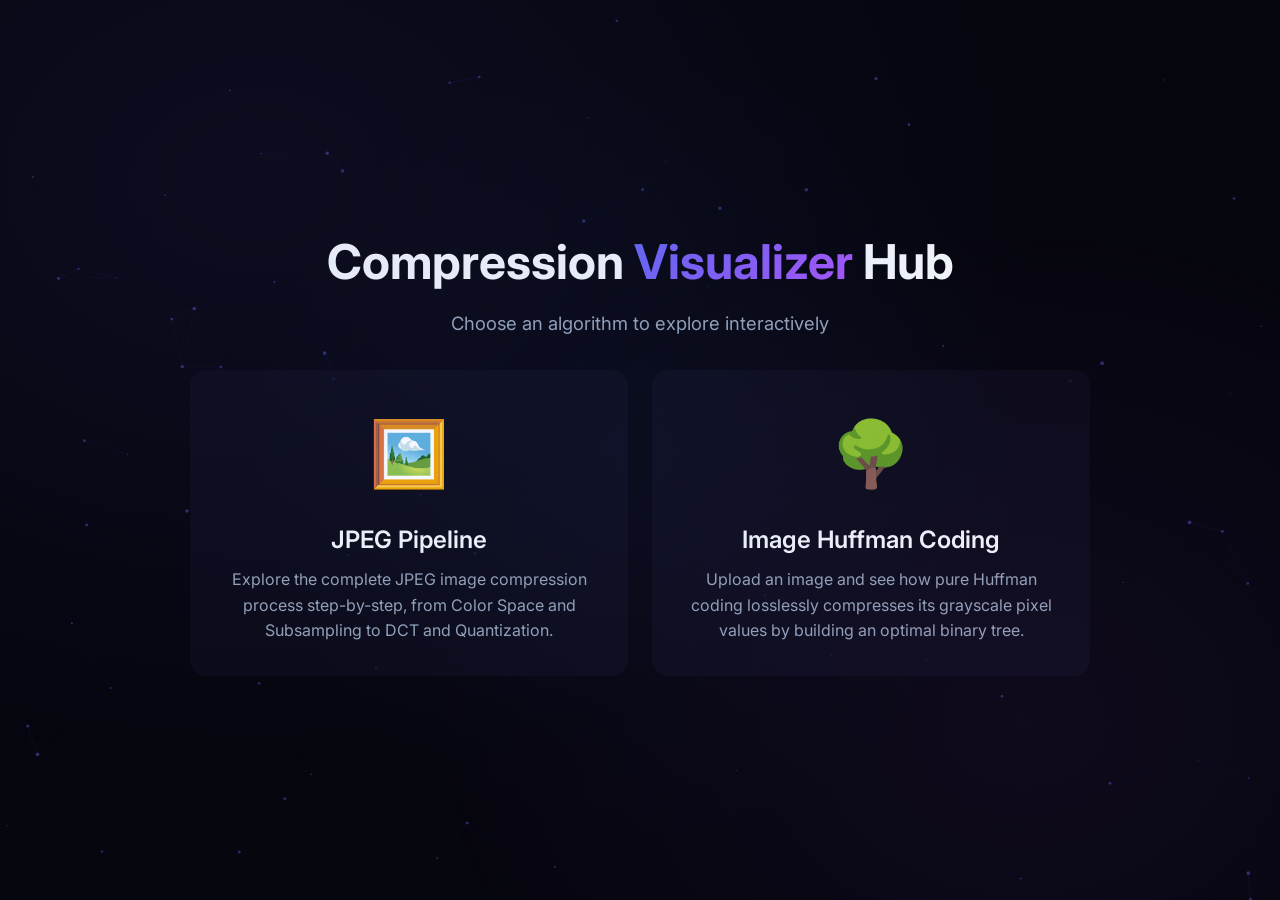
<file: index.html>
<!DOCTYPE html>
<html lang="en">
<head>
  <meta charset="UTF-8">
  <meta name="viewport" content="width=device-width, initial-scale=1.0">
  <title>Compression Visualizer Hub</title>
  <link rel="preconnect" href="https://fonts.googleapis.com">
  <link rel="preconnect" href="https://fonts.gstatic.com" crossorigin>
  <link href="https://fonts.googleapis.com/css2?family=Inter:wght@300;400;500;600;700&display=swap" rel="stylesheet">
  <link rel="stylesheet" href="css/styles.css">
  <style>
    body {
      display: flex;
      align-items: center;
      justify-content: center;
      padding: var(--space-xl);
      box-sizing: border-box;
    }
    .hub-container {
      max-width: 900px;
      width: 100%;
      text-align: center;
    }
    .hub-title {
      font-size: 3rem;
      margin-bottom: var(--space-sm);
    }
    .hub-subtitle {
      font-size: var(--font-size-lg);
      color: var(--text-secondary);
      margin-bottom: var(--space-xl);
    }
    .cards-grid {
      display: grid;
      grid-template-columns: 1fr 1fr;
      gap: var(--space-lg);
    }
    .hub-card {
      background: var(--bg-card);
      border: 1px solid var(--border-light);
      border-radius: var(--radius-lg);
      padding: var(--space-xl);
      text-decoration: none;
      color: inherit;
      transition: transform var(--transition-normal), box-shadow var(--transition-normal);
      display: flex;
      flex-direction: column;
      align-items: center;
      text-align: center;
    }
    .hub-card:hover {
      transform: translateY(-5px);
      box-shadow: 0 15px 35px rgba(0,0,0,0.4);
      border-color: var(--accent-color);
    }
    .card-icon {
      font-size: 4rem;
      margin-bottom: var(--space-md);
    }
    .card-title {
      font-size: var(--font-size-xl);
      font-weight: 600;
      margin-bottom: var(--space-sm);
      color: var(--text-primary);
    }
    .card-desc {
      color: var(--text-secondary);
      line-height: 1.6;
    }
    @media (max-width: 768px) {
      .cards-grid {
        grid-template-columns: 1fr;
      }
    }
  </style>
</head>
<body>
  <div class="hub-container">
    <h1 class="hub-title">Compression <span class="gradient-text">Visualizer</span> Hub</h1>
    <p class="hub-subtitle">Choose an algorithm to explore interactively</p>

    <div class="cards-grid">
      <a href="jpeg.html" class="hub-card">
        <div class="card-icon">🖼️</div>
        <div class="card-title">JPEG Pipeline</div>
        <div class="card-desc">
          Explore the complete JPEG image compression process step-by-step, from Color Space and Subsampling to DCT and Quantization.
        </div>
      </a>
      
      <a href="huffman.html" class="hub-card">
        <div class="card-icon">🌳</div>
        <div class="card-title">Image Huffman Coding</div>
        <div class="card-desc">
          Upload an image and see how pure Huffman coding losslessly compresses its grayscale pixel values by building an optimal binary tree.
        </div>
      </a>
    </div>
  </div>
  <script src="js/bg-effect.js"></script>
</body>
</html>
</file>
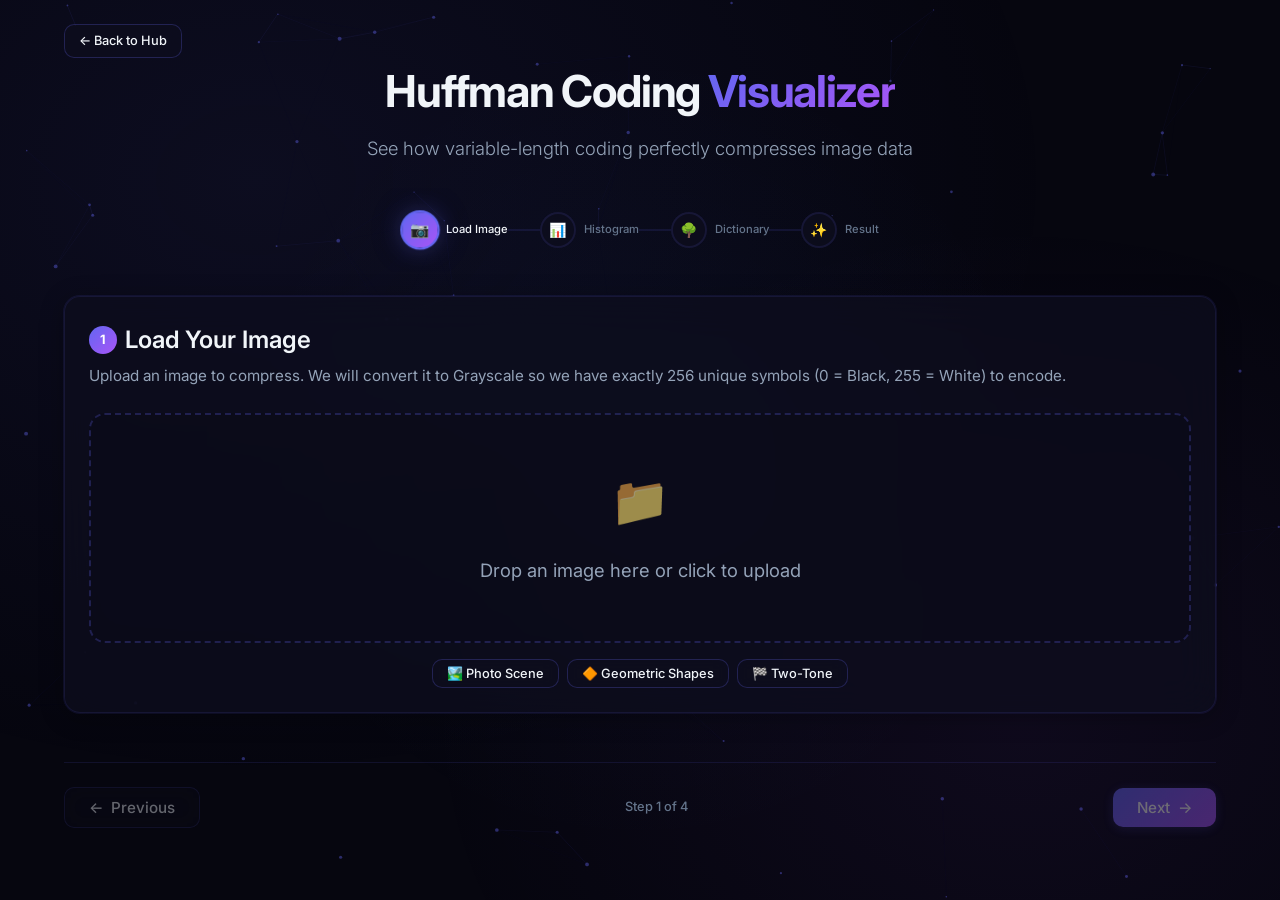
<file: huffman.html>
<!DOCTYPE html>
<html lang="en">
<head>
  <meta charset="UTF-8">
  <meta name="viewport" content="width=device-width, initial-scale=1.0">
  <title>Huffman Coding Visualizer</title>
  <meta name="description" content="Interactive visual guide showing how Huffman Coding compresses an image.">
  <link rel="preconnect" href="https://fonts.googleapis.com">
  <link rel="preconnect" href="https://fonts.gstatic.com" crossorigin>
  <link href="https://fonts.googleapis.com/css2?family=Inter:wght@300;400;500;600;700&family=JetBrains+Mono:wght@400;500;600&display=swap" rel="stylesheet">
  <link rel="stylesheet" href="css/styles.css">
  <style>
    /* Specific styles for Huffman Visualizer */
    .histogram-container {
      width: 100%;
      height: 300px;
      display: flex;
      align-items: flex-end;
      gap: 1px;
      margin-top: var(--space-lg);
      border-bottom: 2px solid var(--border-subtle);
      padding-bottom: 5px;
    }
    .hist-bar {
      flex: 1;
      background: var(--accent-gradient);
      min-height: 1px;
      border-radius: 2px 2px 0 0;
      transition: height 0.3s ease;
    }
    .hist-bar:hover {
      background: #fff;
    }
    .dictionary-table {
      width: 100%;
      border-collapse: collapse;
      margin-top: var(--space-md);
      font-family: 'JetBrains Mono', monospace;
    }
    .dictionary-table th, .dictionary-table td {
      padding: var(--space-sm);
      text-align: left;
      border-bottom: 1px solid var(--border-subtle);
    }
    .dictionary-table th {
      color: var(--text-muted);
      font-weight: 500;
    }
    .color-swatch {
      display: inline-block;
      width: 20px;
      height: 20px;
      border-radius: 4px;
      vertical-align: middle;
      margin-right: var(--space-sm);
      border: 1px solid var(--border-subtle);
    }
    .table-container {
      max-height: 400px;
      overflow-y: auto;
      border: 1px solid var(--border-subtle);
      border-radius: var(--radius-md);
      background: rgba(0,0,0,0.2);
    }
  </style>
</head>
<body>
  <div class="app-container">
    <header class="app-header" style="position: relative;">
      <a href="index.html" class="btn btn-secondary btn-sm" style="position: absolute; left: 0; top: 0;">← Back to Hub</a>
      <h1>Huffman Coding <span class="gradient-text">Visualizer</span></h1>
      <p class="subtitle">See how variable-length coding perfectly compresses image data</p>
    </header>

    <nav class="stepper" id="stepper">
      <div class="step-item active" data-step="0">
        <div class="step-circle"><span class="step-icon">📷</span></div>
        <span class="step-label">Load Image</span>
      </div>
      <div class="step-connector"></div>
      <div class="step-item" data-step="1">
        <div class="step-circle"><span class="step-icon">📊</span></div>
        <span class="step-label">Histogram</span>
      </div>
      <div class="step-connector"></div>
      <div class="step-item" data-step="2">
        <div class="step-circle"><span class="step-icon">🌳</span></div>
        <span class="step-label">Dictionary</span>
      </div>
      <div class="step-connector"></div>
      <div class="step-item" data-step="3">
        <div class="step-circle"><span class="step-icon">✨</span></div>
        <span class="step-label">Result</span>
      </div>
    </nav>

    <main class="main-content">
      <!-- STEP 0: Load Image -->
      <section class="step-panel active" id="step-0">
        <div class="glass-card">
          <div class="step-header">
            <h2 class="step-title"><span class="step-number-badge">1</span> Load Your Image</h2>
            <p class="step-description">Upload an image to compress. We will convert it to Grayscale so we have exactly 256 unique symbols (0 = Black, 255 = White) to encode.</p>
          </div>
          <div class="upload-area" id="upload-area">
            <div class="upload-icon">📁</div>
            <div class="upload-text">Drop an image here or click to upload</div>
            <input type="file" id="file-input" accept="image/*">
          </div>
          <div class="sample-row" style="margin-top: var(--space-md);">
            <button class="btn btn-secondary btn-sm" id="btn-sample-photo">🏞️ Photo Scene</button>
            <button class="btn btn-secondary btn-sm" id="btn-sample-shapes">🔶 Geometric Shapes</button>
            <button class="btn btn-secondary btn-sm" id="btn-sample-binary">🏁 Two-Tone</button>
          </div>
        </div>

        <div class="glass-card" id="image-preview-card" style="display: none; margin-top: var(--space-md);">
          <div class="step-body two-column">
            <div class="image-preview">
              <canvas id="canvas-original"></canvas>
            </div>
            <div>
              <h3 style="font-size: var(--font-size-lg); margin-bottom: var(--space-md);">Grayscale Conversion</h3>
              <canvas id="canvas-grayscale" style="max-width: 100%; border-radius: var(--radius-md);"></canvas>
              <div class="info-box" style="margin-top: var(--space-md);">
                <div class="info-title">💡 Why Grayscale?</div>
                <p>A full color image has over 16 million possible RGB colors! By converting to grayscale, we limit our "alphabet" to just 256 possible shades of gray. This makes it perfect for visualizing a Huffman Tree.</p>
              </div>
            </div>
          </div>
        </div>
      </section>

      <!-- STEP 1: Histogram -->
      <section class="step-panel" id="step-1">
        <div class="glass-card">
          <div class="step-header">
            <h2 class="step-title"><span class="step-number-badge">2</span> Frequency Histogram</h2>
            <p class="step-description">Huffman coding assigns the shortest binary codes to the most frequent symbols. Let's count exactly how many times each shade of gray appears in your image.</p>
          </div>
          <div class="step-body">
            <div class="stats-grid">
              <div class="stat-card">
                <div class="stat-value" id="stat-total-pixels">—</div>
                <div class="stat-label">Total Pixels Analyzed</div>
              </div>
              <div class="stat-card">
                <div class="stat-value" id="stat-unique-colors">—</div>
                <div class="stat-label">Unique Shades Used</div>
              </div>
              <div class="stat-card">
                <div class="stat-value" id="stat-most-frequent">—</div>
                <div class="stat-label">Most Frequent Shade</div>
              </div>
            </div>

            <div class="histogram-container" id="histogram-container">
              <!-- Bars injected by JS -->
            </div>
            <div style="display: flex; justify-content: space-between; color: var(--text-muted); font-size: 12px; margin-top: 5px;">
              <span>0 (Black)</span>
              <span>128 (Mid-Gray)</span>
              <span>255 (White)</span>
            </div>
          </div>
        </div>
      </section>

      <!-- STEP 2: Dictionary -->
      <section class="step-panel" id="step-2">
        <div class="glass-card">
          <div class="step-header">
            <h2 class="step-title"><span class="step-number-badge">3</span> The Huffman Dictionary</h2>
            <p class="step-description">The algorithm built a binary tree where the most frequent colors are at the top (short codes) and rare colors are at the bottom (long codes). Here is the final mapping.</p>
          </div>
          <div class="step-body">
            <div class="table-container">
              <table class="dictionary-table">
                <thead>
                  <tr>
                    <th>Color (0-255)</th>
                    <th>Frequency</th>
                    <th>Standard Binary (8 bits)</th>
                    <th>Huffman Code</th>
                    <th>Savings / Penalty</th>
                  </tr>
                </thead>
                <tbody id="dictionary-body">
                  <!-- Rows injected by JS -->
                </tbody>
              </table>
            </div>
            <div class="info-box" style="margin-top: var(--space-md);">
              <div class="info-title">🧠 Variable-Length Magic</div>
              <p>Standard raw images use exactly 8 bits for every single pixel, regardless of how common it is. Notice how the most common colors now use 2, 3, or 4 bits! However, very rare colors might end up using 10 or 12 bits. As long as the common colors heavily outnumber the rare ones, we save massive amounts of space overall.</p>
            </div>
          </div>
        </div>
      </section>

      <!-- STEP 3: Result -->
      <section class="step-panel" id="step-3">
        <div class="glass-card">
          <div class="step-header">
            <h2 class="step-title"><span class="step-number-badge">4</span> Compression Result</h2>
            <p class="step-description">Unlike JPEG, Huffman Coding is 100% <strong>lossless</strong>. When we decompress the binary data, the image will be pixel-perfect identical to the original grayscale image.</p>
          </div>
          <div class="step-body">
            <div class="stats-grid">
              <div class="stat-card">
                <div class="stat-value" id="res-orig-size">—</div>
                <div class="stat-label">Original File Size</div>
              </div>
              <div class="stat-card">
                <div class="stat-value" id="res-comp-size">—</div>
                <div class="stat-label">Compressed File Size</div>
              </div>
              <div class="stat-card">
                <div class="stat-value" id="res-ratio">—</div>
                <div class="stat-label">Compression Ratio</div>
              </div>
            </div>

            <div class="info-box" style="margin-top: var(--space-md);">
              <div class="info-title">🤔 Why isn't the file 10x smaller?</div>
              <p>Raw pixel data in photographs is very "noisy", meaning almost all 256 shades of gray are used relatively equally. Huffman coding works best when there's a massive imbalance in frequencies. This is exactly why JPEG first uses <strong>DCT and Quantization</strong> — to mathematically force the data into long sequences of zeros (creating a massive imbalance) before finally applying Huffman coding to shrink it down to a tiny size!</p>
            </div>

            <div style="text-align: center; margin-top: var(--space-lg);">
              <button class="btn btn-primary" id="btn-download">⬇️ Download Reconstructed Image</button>
            </div>
          </div>
        </div>
      </section>
    </main>

    <footer class="nav-footer">
      <button class="btn btn-secondary" id="btn-prev" disabled>
        <span class="arrow-icon left">←</span> Previous
      </button>
      <div class="step-indicator" id="step-indicator">Step 1 of 4</div>
      <button class="btn btn-primary" id="btn-next">
        Next <span class="arrow-icon right">→</span>
      </button>
    </footer>
  </div>

  <script src="js/bg-effect.js"></script>
  <script type="module" src="js/huffman-app.js"></script>
</body>
</html>
</file>
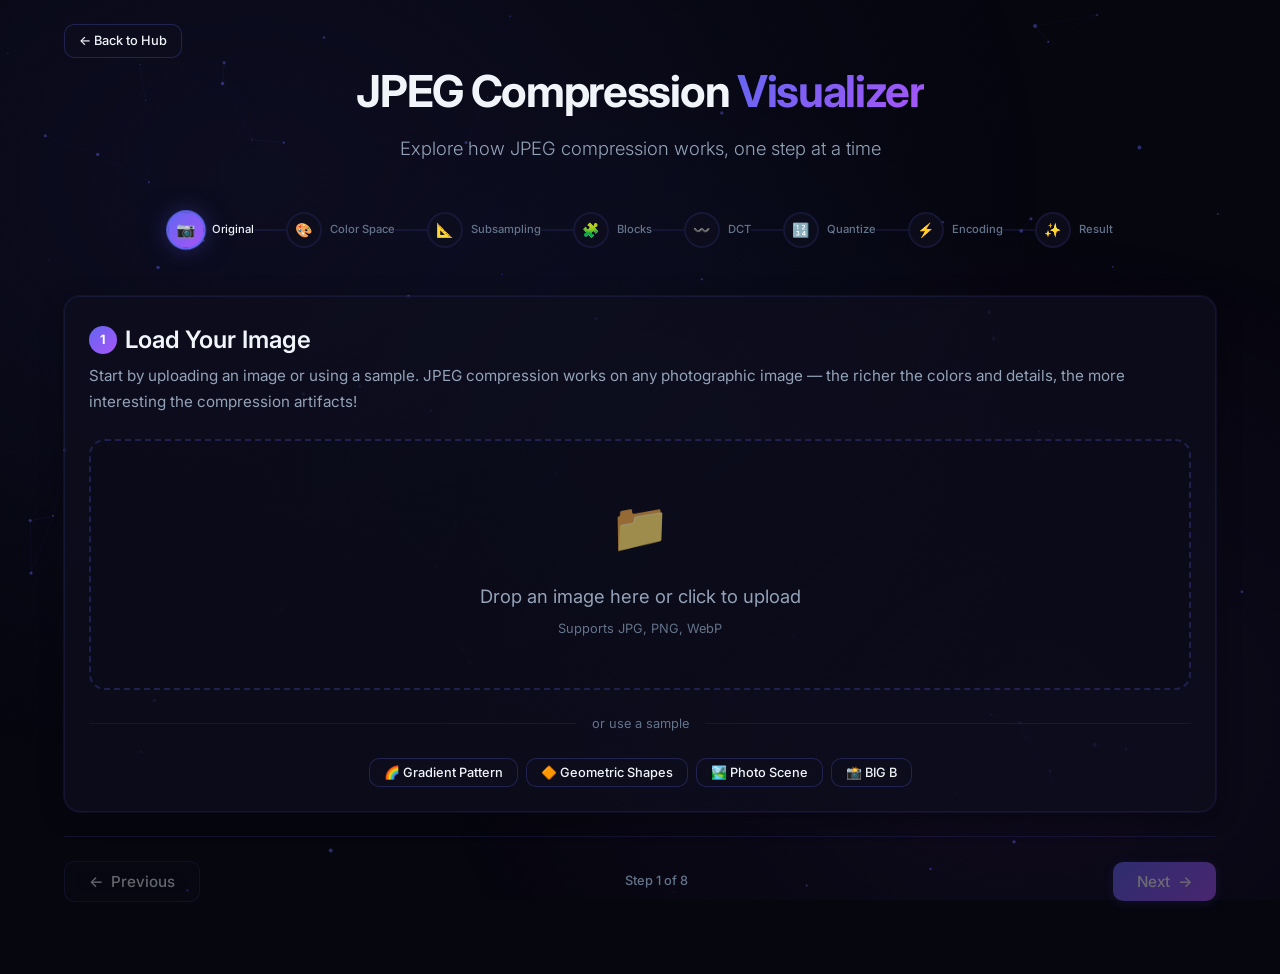
<file: jpeg.html>
<!DOCTYPE html>
<html lang="en">
<head>
  <meta charset="UTF-8">
  <meta name="viewport" content="width=device-width, initial-scale=1.0">
  <title>JPEG Compression Visualizer — Step by Step</title>
  <meta name="description" content="Interactive visual guide showing how JPEG compression works, from color space conversion to quantization, one step at a time.">
  <link rel="preconnect" href="https://fonts.googleapis.com">
  <link rel="preconnect" href="https://fonts.gstatic.com" crossorigin>
  <link href="https://fonts.googleapis.com/css2?family=Inter:wght@300;400;500;600;700&family=JetBrains+Mono:wght@400;500;600&display=swap" rel="stylesheet">
  <link rel="stylesheet" href="css/styles.css">
</head>
<body>
  <div class="app-container">
    <!-- Header -->
    <header class="app-header" style="position: relative;">
      <a href="index.html" class="btn btn-secondary btn-sm" style="position: absolute; left: 0; top: 0;">← Back to Hub</a>
      <h1>JPEG Compression <span class="gradient-text">Visualizer</span></h1>
      <p class="subtitle">Explore how JPEG compression works, one step at a time</p>
    </header>

    <!-- Stepper Navigation -->
    <nav class="stepper" id="stepper">
      <div class="step-item active" data-step="0">
        <div class="step-circle"><span class="step-icon">📷</span></div>
        <span class="step-label">Original</span>
      </div>
      <div class="step-connector"></div>
      <div class="step-item" data-step="1">
        <div class="step-circle"><span class="step-icon">🎨</span></div>
        <span class="step-label">Color Space</span>
      </div>
      <div class="step-connector"></div>
      <div class="step-item" data-step="2">
        <div class="step-circle"><span class="step-icon">📐</span></div>
        <span class="step-label">Subsampling</span>
      </div>
      <div class="step-connector"></div>
      <div class="step-item" data-step="3">
        <div class="step-circle"><span class="step-icon">🧩</span></div>
        <span class="step-label">Blocks</span>
      </div>
      <div class="step-connector"></div>
      <div class="step-item" data-step="4">
        <div class="step-circle"><span class="step-icon">〰️</span></div>
        <span class="step-label">DCT</span>
      </div>
      <div class="step-connector"></div>
      <div class="step-item" data-step="5">
        <div class="step-circle"><span class="step-icon">🔢</span></div>
        <span class="step-label">Quantize</span>
      </div>
      <div class="step-connector"></div>
      <div class="step-item" data-step="6">
        <div class="step-circle"><span class="step-icon">⚡</span></div>
        <span class="step-label">Encoding</span>
      </div>
      <div class="step-connector"></div>
      <div class="step-item" data-step="7">
        <div class="step-circle"><span class="step-icon">✨</span></div>
        <span class="step-label">Result</span>
      </div>
    </nav>

    <!-- Main Content Area -->
    <main class="main-content">

      <!-- ==================== STEP 0: Original Image ==================== -->
      <section class="step-panel active" id="step-0">
        <div class="glass-card">
          <div class="step-header">
            <h2 class="step-title">
              <span class="step-number-badge">1</span>
              Load Your Image
            </h2>
            <p class="step-description">
              Start by uploading an image or using a sample. JPEG compression works on any photographic image — 
              the richer the colors and details, the more interesting the compression artifacts!
            </p>
          </div>

          <div class="upload-area" id="upload-area">
            <div class="upload-icon">📁</div>
            <div class="upload-text">Drop an image here or click to upload</div>
            <div class="upload-hint">Supports JPG, PNG, WebP</div>
            <input type="file" id="file-input" accept="image/*">
          </div>

          <div class="upload-divider">or use a sample</div>

          <div class="sample-row">
            <button class="btn btn-secondary btn-sm" id="btn-sample-gradient">🌈 Gradient Pattern</button>
            <button class="btn btn-secondary btn-sm" id="btn-sample-shapes">🔶 Geometric Shapes</button>
            <button class="btn btn-secondary btn-sm" id="btn-sample-photo">🏞️ Photo Scene</button>
            <button class="btn btn-secondary btn-sm" id="btn-sample-big-b">📸 BIG B</button>
          </div>
        </div>

        <div class="glass-card" id="image-preview-card" style="display: none;">
          <div class="step-body two-column">
            <div class="image-preview">
              <canvas id="canvas-original"></canvas>
            </div>
            <div>
              <h3 style="font-size: var(--font-size-lg); margin-bottom: var(--space-md);">Image Info</h3>
              <div class="stats-grid">
                <div class="stat-card">
                  <div class="stat-value" id="stat-dimensions">—</div>
                  <div class="stat-label">Dimensions</div>
                </div>
                <div class="stat-card">
                  <div class="stat-value" id="stat-pixels">—</div>
                  <div class="stat-label">Total Pixels</div>
                </div>
                <div class="stat-card">
                  <div class="stat-value" id="stat-raw-size">—</div>
                  <div class="stat-label">Raw Size (RGB)</div>
                </div>
                <div class="stat-card">
                  <div class="stat-value" id="stat-blocks">—</div>
                  <div class="stat-label">8×8 Blocks</div>
                </div>
              </div>
              <div class="info-box">
                <div class="info-title">💡 What happens next?</div>
                <p>JPEG doesn't compress the raw RGB pixels directly. Instead, it transforms the data through several clever steps that exploit how human vision works. Click <strong>Next</strong> to begin!</p>
              </div>
            </div>
          </div>
        </div>
      </section>

      <!-- ==================== STEP 1: Color Space Conversion ==================== -->
      <section class="step-panel" id="step-1">
        <div class="glass-card">
          <div class="step-header">
            <h2 class="step-title">
              <span class="step-number-badge">2</span>
              Color Space Conversion
            </h2>
            <p class="step-description">
              JPEG converts from RGB to <strong>YCbCr</strong> — separating brightness (Y) from color (Cb, Cr). 
              Human eyes are much more sensitive to brightness changes than color changes, so we can compress color more aggressively.
            </p>
          </div>

          <div class="step-body">
            <div class="info-box">
              <div class="info-title">📐 Conversion Formula</div>
              <div class="info-content">
                <div class="formula">Y  =  0.299·R + 0.587·G + 0.114·B</div><br>
                <div class="formula">Cb = −0.169·R − 0.331·G + 0.500·B + 128</div><br>
                <div class="formula">Cr =  0.500·R − 0.419·G − 0.081·B + 128</div>
              </div>
            </div>

            <h3 style="font-size: var(--font-size-lg);">RGB Channels</h3>
            <div class="channel-grid triple">
              <div class="channel-item">
                <div class="channel-title" style="color: #f87171;">Red Channel</div>
                <div class="canvas-container">
                  <canvas id="canvas-red"></canvas>
                </div>
              </div>
              <div class="channel-item">
                <div class="channel-title" style="color: #4ade80;">Green Channel</div>
                <div class="canvas-container">
                  <canvas id="canvas-green"></canvas>
                </div>
              </div>
              <div class="channel-item">
                <div class="channel-title" style="color: #60a5fa;">Blue Channel</div>
                <div class="canvas-container">
                  <canvas id="canvas-blue"></canvas>
                </div>
              </div>
            </div>

            <h3 style="font-size: var(--font-size-lg); margin-top: var(--space-md);">YCbCr Channels</h3>
            <div class="channel-grid triple">
              <div class="channel-item">
                <div class="channel-title" style="color: #e2e8f0;">Y (Luminance)</div>
                <div class="canvas-container">
                  <canvas id="canvas-y"></canvas>
                </div>
              </div>
              <div class="channel-item">
                <div class="channel-title" style="color: #38bdf8;">Cb (Blue-difference)</div>
                <div class="canvas-container">
                  <canvas id="canvas-cb"></canvas>
                </div>
              </div>
              <div class="channel-item">
                <div class="channel-title" style="color: #fb923c;">Cr (Red-difference)</div>
                <div class="canvas-container">
                  <canvas id="canvas-cr"></canvas>
                </div>
              </div>
            </div>

            <div class="info-box">
              <div class="info-title">💡 Why YCbCr?</div>
              <p>Notice how the Y channel contains nearly all the visual detail — it looks like a proper grayscale photo. The Cb and Cr channels look "smoother" and contain less critical information. This is the key insight JPEG exploits!</p>
            </div>
          </div>
        </div>
      </section>

      <!-- ==================== STEP 2: Chroma Subsampling ==================== -->
      <section class="step-panel" id="step-2">
        <div class="glass-card">
          <div class="step-header">
            <h2 class="step-title">
              <span class="step-number-badge">3</span>
              Chroma Subsampling
            </h2>
            <p class="step-description">
              Since human eyes are less sensitive to color than brightness, JPEG reduces the resolution of the Cb and Cr channels. 
              This alone can cut the data by 33–50% with barely noticeable quality loss!
            </p>
          </div>

          <div class="step-body">
            <div class="control-row" style="justify-content: center;">
              <span class="control-label">Subsampling Mode:</span>
              <div class="radio-group" id="subsampling-mode">
                <button class="radio-option active" data-value="4:4:4">4:4:4</button>
                <button class="radio-option" data-value="4:2:2">4:2:2</button>
                <button class="radio-option" data-value="4:2:0">4:2:0</button>
              </div>
            </div>

            <div class="stats-grid" style="margin: var(--space-md) 0;">
              <div class="stat-card">
                <div class="stat-value" id="stat-sub-mode">4:4:4</div>
                <div class="stat-label">Mode</div>
              </div>
              <div class="stat-card">
                <div class="stat-value" id="stat-sub-y-res">—</div>
                <div class="stat-label">Y Resolution</div>
              </div>
              <div class="stat-card">
                <div class="stat-value" id="stat-sub-c-res">—</div>
                <div class="stat-label">Cb/Cr Resolution</div>
              </div>
              <div class="stat-card">
                <div class="stat-value" id="stat-sub-savings">0%</div>
                <div class="stat-label">Data Savings</div>
              </div>
            </div>

            <div class="channel-grid triple">
              <div class="channel-item">
                <div class="channel-title">Y (unchanged)</div>
                <div class="canvas-container">
                  <canvas id="canvas-sub-y"></canvas>
                </div>
              </div>
              <div class="channel-item">
                <div class="channel-title">Cb (subsampled)</div>
                <div class="canvas-container">
                  <canvas id="canvas-sub-cb"></canvas>
                </div>
              </div>
              <div class="channel-item">
                <div class="channel-title">Cr (subsampled)</div>
                <div class="canvas-container">
                  <canvas id="canvas-sub-cr"></canvas>
                </div>
              </div>
            </div>

            <h3 style="font-size: var(--font-size-lg); margin-top: var(--space-md);">Reconstructed Preview</h3>
            <div class="channel-grid">
              <div class="channel-item">
                <div class="channel-title">Original</div>
                <div class="canvas-container">
                  <canvas id="canvas-sub-original"></canvas>
                </div>
              </div>
              <div class="channel-item">
                <div class="channel-title">After Subsampling</div>
                <div class="canvas-container">
                  <canvas id="canvas-sub-reconstructed"></canvas>
                </div>
              </div>
            </div>

            <div class="info-box">
              <div class="info-title">💡 Subsampling Modes</div>
              <p><strong>4:4:4</strong> — No reduction (full quality). <strong>4:2:2</strong> — Cb/Cr halved horizontally (33% savings). <strong>4:2:0</strong> — Cb/Cr halved in both directions (50% savings, most common in JPEG).</p>
            </div>
          </div>
        </div>
      </section>

      <!-- ==================== STEP 3: Block Splitting ==================== -->
      <section class="step-panel" id="step-3">
        <div class="glass-card">
          <div class="step-header">
            <h2 class="step-title">
              <span class="step-number-badge">4</span>
              8×8 Block Splitting
            </h2>
            <p class="step-description">
              JPEG divides each channel into 8×8 pixel blocks. Each block is then processed independently through the remaining steps. 
              Click on a block to select it — we'll follow this block through DCT and quantization.
            </p>
          </div>

          <div class="step-body two-column">
            <div>
              <div class="block-grid-container">
                <canvas id="canvas-blocks" style="cursor: crosshair;"></canvas>
              </div>
              <div class="block-info">
                <span id="block-info-text">Click on the image to select an 8×8 block</span>
              </div>
            </div>
            <div>
              <h3 style="font-size: var(--font-size-lg); margin-bottom: var(--space-md);">Selected Block (Zoomed)</h3>
              <div class="heatmap-item">
                <canvas id="canvas-block-zoom" width="320" height="320"></canvas>
              </div>
              <div class="info-box" style="margin-top: var(--space-md);">
                <div class="info-title">🧩 Block Details</div>
                <div class="info-content" id="block-details">
                  Select a block to see its pixel values. Each value represents the Y (luminance) intensity from 0 (black) to 255 (white).
                </div>
              </div>
            </div>
          </div>
        </div>
      </section>

      <!-- ==================== STEP 4: DCT Transform ==================== -->
      <section class="step-panel" id="step-4">
        <div class="glass-card">
          <div class="step-header">
            <h2 class="step-title">
              <span class="step-number-badge">5</span>
              Discrete Cosine Transform (DCT)
            </h2>
            <p class="step-description">
              The DCT converts spatial pixel values into frequency coefficients. Low frequencies (top-left) capture smooth gradients, 
              while high frequencies (bottom-right) capture sharp edges and fine details. Energy tends to concentrate in the top-left corner.
            </p>
          </div>

          <div class="step-body">
            <div class="info-box">
              <div class="info-title">📐 DCT-II Formula</div>
              <div class="info-content">
                <div class="formula">F(u,v) = ¼·C(u)·C(v) · Σ Σ (f(x,y)−128) · cos((2x+1)uπ/16) · cos((2y+1)vπ/16)</div>
                <p style="margin-top: var(--space-sm);">where C(0) = 1/√2, C(k) = 1 for k > 0. The −128 level-shifts the input to center around zero.</p>
              </div>
            </div>

            <div class="heatmap-container">
              <div class="heatmap-item">
                <div class="heatmap-title">Spatial Domain (Pixel Values)</div>
                <canvas id="canvas-dct-spatial"></canvas>
                <div style="font-size: var(--font-size-xs); color: var(--text-muted); margin-top: var(--space-xs);">Values: 0–255 (after level shift: −128 to +127)</div>
              </div>
              <div style="display: flex; align-items: center; font-size: 24px; color: var(--text-muted); padding-top: 20px;">→</div>
              <div class="heatmap-item">
                <div class="heatmap-title">Frequency Domain (DCT Coefficients)</div>
                <canvas id="canvas-dct-freq"></canvas>
                <div style="font-size: var(--font-size-xs); color: var(--text-muted); margin-top: var(--space-xs);">Top-left = DC (average), others = AC (frequencies)</div>
              </div>
            </div>

            <div class="info-box">
              <div class="info-title">💡 Understanding DCT</div>
              <p>The <strong>DC coefficient</strong> (top-left, F(0,0)) represents the average brightness of the block. The remaining 63 <strong>AC coefficients</strong> represent progressively higher spatial frequencies. Notice how most of the energy is concentrated in the top-left corner — this is why JPEG compression works so well!</p>
            </div>
          </div>
        </div>
      </section>

      <!-- ==================== STEP 5: Quantization ==================== -->
      <section class="step-panel" id="step-5">
        <div class="glass-card">
          <div class="step-header">
            <h2 class="step-title">
              <span class="step-number-badge">6</span>
              Quantization
            </h2>
            <p class="step-description">
              This is where the <strong>actual lossy compression</strong> happens! Each DCT coefficient is divided by a value from the quantization table and rounded to the nearest integer.
              Higher-frequency coefficients are divided by larger numbers, making them more likely to become zero — and zeros compress extremely well.
            </p>
          </div>

          <div class="step-body">
            <div class="control-row" style="justify-content: center;">
              <span class="control-label">Quality:</span>
              <input type="range" id="quality-slider" min="1" max="100" value="50" style="max-width: 300px;">
              <span class="control-value" id="quality-value">50</span>
            </div>

            <div class="heatmap-container">
              <div class="heatmap-item">
                <div class="heatmap-title">DCT Coefficients</div>
                <canvas id="canvas-quant-before"></canvas>
              </div>
              <div style="display: flex; align-items: center; font-size: 18px; color: var(--text-muted); padding-top: 20px;">÷</div>
              <div class="heatmap-item">
                <div class="heatmap-title">Quantization Table</div>
                <canvas id="canvas-quant-table"></canvas>
              </div>
              <div style="display: flex; align-items: center; font-size: 18px; color: var(--text-muted); padding-top: 20px;">=</div>
              <div class="heatmap-item">
                <div class="heatmap-title">Quantized Result</div>
                <canvas id="canvas-quant-after"></canvas>
              </div>
            </div>

            <div class="stats-grid" style="margin-top: var(--space-md);">
              <div class="stat-card">
                <div class="stat-value" id="stat-nonzero">—</div>
                <div class="stat-label">Non-zero Coefficients</div>
              </div>
              <div class="stat-card">
                <div class="stat-value" id="stat-zeros">—</div>
                <div class="stat-label">Zero Coefficients</div>
              </div>
              <div class="stat-card">
                <div class="stat-value" id="stat-zero-pct">—</div>
                <div class="stat-label">Zero Percentage</div>
              </div>
            </div>

            <div class="zero-indicator">
              <span class="control-label">Zeros:</span>
              <div class="zero-bar">
                <div class="zero-bar-fill" id="zero-bar-fill" style="width: 0%"></div>
              </div>
              <span class="zero-label" id="zero-label">0%</span>
            </div>

            <div class="info-box">
              <div class="info-title">💡 Quality vs Compression</div>
              <p>Lower quality → larger quantization values → more zeros → smaller file but more artifacts. Try moving the slider to see the tradeoff! At quality 100, the quantization table is nearly all 1s (minimal loss). At quality 1, it's extremely aggressive.</p>
            </div>
          </div>
        </div>
      </section>

      <!-- ==================== STEP 6: Zigzag & Encoding ==================== -->
      <section class="step-panel" id="step-6">
        <div class="glass-card">
          <div class="step-header">
            <h2 class="step-title">
              <span class="step-number-badge">7</span>
              Zigzag Scan & Run-Length Encoding
            </h2>
            <p class="step-description">
              The quantized 8×8 block is read in a <strong>zigzag pattern</strong> — from low frequency to high frequency. 
              Since high-frequency coefficients are mostly zero after quantization, this creates long runs of zeros at the end, 
              which compress beautifully with run-length encoding.
            </p>
          </div>

          <div class="step-body">
            <div class="zigzag-container">
              <div class="heatmap-item">
                <div class="heatmap-title">Zigzag Scan Order</div>
                <canvas id="canvas-zigzag" width="320" height="320"></canvas>
                <div style="margin-top: var(--space-sm);">
                  <button class="btn btn-secondary btn-sm" id="btn-zigzag-animate">▶ Animate Zigzag</button>
                </div>
              </div>
              <div style="flex: 1; min-width: 280px;">
                <div class="heatmap-title">Zigzag Sequence (64 values)</div>
                <div class="zigzag-sequence" id="zigzag-sequence"></div>

                <div class="section-separator"></div>

                <div class="heatmap-title">Run-Length Encoding</div>
                <div class="rle-display" id="rle-display"></div>

                <div class="info-box" style="margin-top: var(--space-md);">
                  <div class="info-title">📦 Encoding Summary</div>
                  <div class="info-content">
                    <div id="encoding-summary">Select a block and adjust quality to see the encoding.</div>
                  </div>
                </div>
              </div>
            </div>

            <div class="info-box">
              <div class="info-title">💡 Why Zigzag?</div>
              <p>The zigzag order groups coefficients by frequency — low frequencies first, high frequencies last. After quantization, most high-frequency coefficients are zero. Reading in zigzag order puts all those zeros together at the end, where a single <strong>EOB (End of Block)</strong> marker can replace them all. This is then followed by <strong>Huffman coding</strong> for the final bitstream.</p>
            </div>
          </div>
        </div>
      </section>

      <!-- ==================== STEP 7: Final Result ==================== -->
      <section class="step-panel" id="step-7">
        <div class="glass-card">
          <div class="step-header">
            <h2 class="step-title">
              <span class="step-number-badge">8</span>
              Final Result — Reconstructed Image
            </h2>
            <p class="step-description">
              After processing all blocks through DCT → Quantization → Dequantization → Inverse DCT, 
              we reconstruct the full image. Compare the result with the original to see the compression artifacts!
            </p>
          </div>

          <div class="step-body">
            <div class="controls-group" style="max-width: 500px; margin: 0 auto;">
              <div class="control-row">
                <span class="control-label">Quality:</span>
                <input type="range" id="final-quality-slider" min="1" max="100" value="50">
                <span class="control-value" id="final-quality-value">50</span>
              </div>
              <div class="control-row">
                <span class="control-label">Subsampling:</span>
                <div class="radio-group" id="final-subsampling-mode">
                  <button class="radio-option" data-value="4:4:4">4:4:4</button>
                  <button class="radio-option" data-value="4:2:2">4:2:2</button>
                  <button class="radio-option active" data-value="4:2:0">4:2:0</button>
                </div>
              </div>
              <div class="control-row">
                <span class="control-label">Zoom:</span>
                <input type="range" id="final-zoom-slider" min="1" max="5" step="0.5" value="1">
                <span class="control-value" id="final-zoom-value">1.0x</span>
              </div>
            </div>

            <div class="comparison-wrapper" style="width: 100%; max-height: 70vh; overflow: auto; border-radius: var(--radius-md); border: 1px solid var(--border-subtle); background: rgba(0,0,0,0.2);">
              <div class="comparison-container" id="comparison-container" style="margin: 0 auto;">
                <canvas id="canvas-comparison"></canvas>
                <div class="comparison-divider" id="comparison-divider"></div>
              </div>
            </div>
            
            <div class="comparison-labels" style="margin-bottom: var(--space-md);">
              <span>◀ Original</span>
              <span>Drag to compare</span>
              <span>Compressed ▶</span>
            </div>

            <div class="stats-grid" style="margin-top: var(--space-lg);">
              <div class="stat-card">
                <div class="stat-value" id="stat-final-original">—</div>
                <div class="stat-label">Original Size</div>
              </div>
              <div class="stat-card">
                <div class="stat-value" id="stat-final-compressed">—</div>
                <div class="stat-label">Est. Compressed</div>
              </div>
              <div class="stat-card">
                <div class="stat-value" id="stat-final-ratio">—</div>
                <div class="stat-label">Compression Ratio</div>
              </div>
              <div class="stat-card">
                <div class="stat-value" id="stat-final-psnr">—</div>
                <div class="stat-label">PSNR (dB)</div>
              </div>
              <div class="stat-card">
                <div class="stat-value" id="stat-final-zeros">—</div>
                <div class="stat-label">Zero Coefficients</div>
              </div>
            </div>

            <div class="info-box">
              <div class="info-title">🎉 That's JPEG Compression!</div>
              <p>You've just walked through the complete JPEG compression pipeline. The real JPEG standard also includes Huffman coding after the RLE step, which further reduces the file size. Try adjusting the quality slider to see how it affects the image — lower quality means more aggressive quantization, more zeros, smaller files, but more visible artifacts (especially blockiness along 8×8 block boundaries).</p>
            </div>
            
            <div style="text-align: center; margin-top: var(--space-lg);">
              <button class="btn btn-primary" id="btn-download">⬇️ Download Compressed Image</button>
            </div>
          </div>
        </div>
      </section>

    </main>

    <!-- Navigation Footer -->
    <footer class="nav-footer">
      <button class="btn btn-secondary" id="btn-prev" disabled>
        <span class="arrow-icon left">←</span> Previous
      </button>
      <div class="step-indicator" id="step-indicator">Step 1 of 8</div>
      <button class="btn btn-primary" id="btn-next">
        Next <span class="arrow-icon right">→</span>
      </button>
    </footer>
  </div>

  <script src="js/bg-effect.js"></script>
  <script type="module" src="js/app.js"></script>
</body>
</html>
</file>
<file: css/styles.css>
/* ============================================
   JPEG Compression Visualizer — Styles
   Premium dark theme with glassmorphism
   ============================================ */

/* --- CSS Custom Properties --- */
:root {
  /* Colors */
  --bg-primary: #06060f;
  --bg-secondary: #0c0c1a;
  --bg-card: rgba(14, 14, 30, 0.75);
  --bg-card-hover: rgba(20, 20, 40, 0.85);
  --bg-input: rgba(10, 10, 25, 0.6);
  
  --accent-primary: #6366f1;
  --accent-secondary: #a855f7;
  --accent-gradient: linear-gradient(135deg, #6366f1, #a855f7);
  --accent-glow: rgba(99, 102, 241, 0.25);
  --accent-glow-strong: rgba(99, 102, 241, 0.4);
  
  --success: #10b981;
  --warning: #f59e0b;
  --danger: #ef4444;
  --info: #3b82f6;
  
  --text-primary: #f1f5f9;
  --text-secondary: #94a3b8;
  --text-muted: #64748b;
  --text-accent: #a5b4fc;
  
  --border-subtle: rgba(99, 102, 241, 0.12);
  --border-medium: rgba(99, 102, 241, 0.25);
  --border-strong: rgba(99, 102, 241, 0.4);
  
  /* Spacing */
  --space-xs: 4px;
  --space-sm: 8px;
  --space-md: 16px;
  --space-lg: 24px;
  --space-xl: 32px;
  --space-2xl: 48px;
  
  /* Typography */
  --font-sans: 'Inter', -apple-system, BlinkMacSystemFont, 'Segoe UI', sans-serif;
  --font-mono: 'JetBrains Mono', 'Fira Code', 'Cascadia Code', monospace;
  --font-size-xs: 0.7rem;
  --font-size-sm: 0.8rem;
  --font-size-base: 0.95rem;
  --font-size-lg: 1.15rem;
  --font-size-xl: 1.5rem;
  --font-size-2xl: 2rem;
  --font-size-3xl: 2.75rem;
  
  /* Radius */
  --radius-sm: 6px;
  --radius-md: 10px;
  --radius-lg: 16px;
  --radius-xl: 24px;
  
  /* Shadows */
  --shadow-card: 0 4px 24px rgba(0, 0, 0, 0.3), 0 0 0 1px var(--border-subtle);
  --shadow-glow: 0 0 20px var(--accent-glow), 0 0 40px rgba(99, 102, 241, 0.1);
  --shadow-button: 0 2px 12px rgba(99, 102, 241, 0.3);
  
  /* Transitions */
  --transition-fast: 150ms ease;
  --transition-base: 250ms ease;
  --transition-slow: 400ms cubic-bezier(0.4, 0, 0.2, 1);
}

/* --- Reset & Base --- */
*, *::before, *::after {
  box-sizing: border-box;
  margin: 0;
  padding: 0;
}

html {
  font-size: 16px;
  scroll-behavior: smooth;
  -webkit-font-smoothing: antialiased;
  -moz-osx-font-smoothing: grayscale;
}

body {
  font-family: var(--font-sans);
  background: var(--bg-primary);
  color: var(--text-primary);
  line-height: 1.6;
  min-height: 100vh;
  overflow-x: hidden;
}

/* Animated background */
body::before {
  content: '';
  position: fixed;
  top: 0;
  left: 0;
  right: 0;
  bottom: 0;
  background:
    radial-gradient(ellipse 800px 600px at 20% 20%, rgba(99, 102, 241, 0.08), transparent),
    radial-gradient(ellipse 600px 500px at 80% 80%, rgba(168, 85, 247, 0.06), transparent),
    radial-gradient(ellipse 400px 400px at 50% 50%, rgba(59, 130, 246, 0.04), transparent);
  pointer-events: none;
  z-index: 0;
}

/* --- App Container --- */
.app-container {
  position: relative;
  z-index: 1;
  max-width: 1200px;
  margin: 0 auto;
  padding: var(--space-lg) var(--space-lg) var(--space-2xl);
  min-height: 100vh;
  display: flex;
  flex-direction: column;
}

/* --- Header --- */
.app-header {
  text-align: center;
  padding: var(--space-xl) 0 var(--space-lg);
}

.app-header h1 {
  font-size: var(--font-size-3xl);
  font-weight: 700;
  letter-spacing: -0.03em;
  margin-bottom: var(--space-sm);
}

.gradient-text {
  background: var(--accent-gradient);
  -webkit-background-clip: text;
  -webkit-text-fill-color: transparent;
  background-clip: text;
}

.app-header .subtitle {
  font-size: var(--font-size-lg);
  color: var(--text-secondary);
  font-weight: 300;
}

/* --- Stepper Navigation --- */
.stepper {
  display: flex;
  align-items: center;
  justify-content: center;
  gap: 0;
  padding: var(--space-lg) var(--space-md);
  margin-bottom: var(--space-lg);
  overflow-x: auto;
  scrollbar-width: none;
}

.stepper::-webkit-scrollbar {
  display: none;
}

.step-item {
  display: flex;
  align-items: center;
  cursor: pointer;
  flex-shrink: 0;
}

.step-circle {
  width: 36px;
  height: 36px;
  border-radius: 50%;
  display: flex;
  align-items: center;
  justify-content: center;
  font-size: var(--font-size-sm);
  font-weight: 600;
  background: var(--bg-card);
  border: 2px solid var(--border-subtle);
  color: var(--text-muted);
  transition: all var(--transition-base);
  position: relative;
  backdrop-filter: blur(10px);
}

.step-circle .step-icon {
  font-size: 14px;
}

.step-label {
  display: none;
  font-size: var(--font-size-xs);
  color: var(--text-muted);
  white-space: nowrap;
  margin-left: var(--space-sm);
  font-weight: 500;
  transition: color var(--transition-base);
}

.step-connector {
  width: 32px;
  height: 2px;
  background: var(--border-subtle);
  flex-shrink: 0;
  transition: background var(--transition-base);
}

/* Step States */
.step-item.active .step-circle {
  background: var(--accent-gradient);
  border-color: var(--accent-primary);
  color: white;
  box-shadow: var(--shadow-glow);
  transform: scale(1.1);
}

.step-item.active .step-label {
  color: var(--text-primary);
}

.step-item.completed .step-circle {
  background: var(--success);
  border-color: var(--success);
  color: white;
}

.step-item.completed .step-label {
  color: var(--text-secondary);
}

.step-connector.completed {
  background: var(--success);
}

.step-item:hover:not(.active) .step-circle {
  border-color: var(--accent-primary);
  color: var(--text-accent);
  transform: scale(1.05);
}

/* --- Main Content --- */
.main-content {
  flex: 1;
  position: relative;
}

.step-panel {
  display: none;
  animation: fadeSlideIn 0.4s ease forwards;
}

.step-panel.active {
  display: block;
}

@keyframes fadeSlideIn {
  from {
    opacity: 0;
    transform: translateY(12px);
  }
  to {
    opacity: 1;
    transform: translateY(0);
  }
}

/* --- Glass Card --- */
.glass-card {
  background: var(--bg-card);
  backdrop-filter: blur(20px);
  -webkit-backdrop-filter: blur(20px);
  border: 1px solid var(--border-subtle);
  border-radius: var(--radius-lg);
  padding: var(--space-lg);
  box-shadow: var(--shadow-card);
  transition: border-color var(--transition-base), box-shadow var(--transition-base);
}

.glass-card:hover {
  border-color: var(--border-medium);
}

.glass-card + .glass-card {
  margin-top: var(--space-md);
}

/* --- Step Layout --- */
.step-header {
  margin-bottom: var(--space-lg);
}

.step-title {
  font-size: var(--font-size-xl);
  font-weight: 600;
  margin-bottom: var(--space-xs);
  display: flex;
  align-items: center;
  gap: var(--space-sm);
}

.step-title .step-number-badge {
  display: inline-flex;
  align-items: center;
  justify-content: center;
  width: 28px;
  height: 28px;
  border-radius: 50%;
  background: var(--accent-gradient);
  font-size: var(--font-size-sm);
  font-weight: 700;
  color: white;
  flex-shrink: 0;
}

.step-description {
  color: var(--text-secondary);
  font-size: var(--font-size-base);
  line-height: 1.7;
}

.step-body {
  display: grid;
  gap: var(--space-lg);
}

.step-body.two-column {
  grid-template-columns: 1fr 1fr;
}

.step-body.three-column {
  grid-template-columns: 1fr 1fr 1fr;
}

/* --- Canvas Container --- */
.canvas-container {
  position: relative;
  background: rgba(0, 0, 0, 0.3);
  border-radius: var(--radius-md);
  overflow: hidden;
  display: flex;
  align-items: center;
  justify-content: center;
  border: 1px solid var(--border-subtle);
  min-height: 150px;
}

.canvas-container canvas {
  display: block;
  max-width: 100%;
  height: auto;
  image-rendering: pixelated;
}

.canvas-container.large canvas {
  image-rendering: auto;
}

.canvas-label {
  position: absolute;
  bottom: var(--space-sm);
  left: var(--space-sm);
  background: rgba(0, 0, 0, 0.7);
  backdrop-filter: blur(8px);
  padding: 2px var(--space-sm);
  border-radius: var(--radius-sm);
  font-size: var(--font-size-xs);
  color: var(--text-secondary);
  font-weight: 500;
  pointer-events: none;
}

/* --- Upload Area --- */
.upload-area {
  border: 2px dashed var(--border-medium);
  border-radius: var(--radius-lg);
  padding: var(--space-2xl) var(--space-xl);
  text-align: center;
  cursor: pointer;
  transition: all var(--transition-base);
  background: var(--bg-input);
  position: relative;
}

.upload-area:hover, .upload-area.drag-over {
  border-color: var(--accent-primary);
  background: rgba(99, 102, 241, 0.05);
  box-shadow: var(--shadow-glow);
}

.upload-area .upload-icon {
  font-size: 48px;
  margin-bottom: var(--space-md);
  opacity: 0.6;
}

.upload-area .upload-text {
  font-size: var(--font-size-lg);
  color: var(--text-secondary);
  margin-bottom: var(--space-sm);
}

.upload-area .upload-hint {
  font-size: var(--font-size-sm);
  color: var(--text-muted);
}

.upload-area input[type="file"] {
  position: absolute;
  inset: 0;
  opacity: 0;
  cursor: pointer;
}

.upload-divider {
  display: flex;
  align-items: center;
  gap: var(--space-md);
  margin: var(--space-lg) 0;
  color: var(--text-muted);
  font-size: var(--font-size-sm);
}

.upload-divider::before,
.upload-divider::after {
  content: '';
  flex: 1;
  height: 1px;
  background: var(--border-subtle);
}

/* --- Buttons --- */
.btn {
  display: inline-flex;
  align-items: center;
  justify-content: center;
  gap: var(--space-sm);
  padding: 10px 24px;
  border: none;
  border-radius: var(--radius-md);
  font-family: var(--font-sans);
  font-size: var(--font-size-base);
  font-weight: 500;
  cursor: pointer;
  transition: all var(--transition-base);
  outline: none;
  text-decoration: none;
  white-space: nowrap;
}

.btn-primary {
  background: var(--accent-gradient);
  color: white;
  box-shadow: var(--shadow-button);
}

.btn-primary:hover {
  transform: translateY(-2px);
  box-shadow: 0 4px 20px rgba(99, 102, 241, 0.45);
}

.btn-primary:active {
  transform: translateY(0);
}

.btn-secondary {
  background: var(--bg-card);
  color: var(--text-primary);
  border: 1px solid var(--border-medium);
  backdrop-filter: blur(10px);
}

.btn-secondary:hover {
  border-color: var(--accent-primary);
  background: var(--bg-card-hover);
}

.btn-ghost {
  background: transparent;
  color: var(--text-secondary);
}

.btn-ghost:hover {
  color: var(--text-primary);
  background: rgba(255, 255, 255, 0.05);
}

.btn-sm {
  padding: 6px 14px;
  font-size: var(--font-size-sm);
}

.btn:disabled {
  opacity: 0.4;
  cursor: not-allowed;
  transform: none !important;
}

.btn-group {
  display: flex;
  gap: var(--space-sm);
  flex-wrap: wrap;
}

/* --- Navigation Footer --- */
.nav-footer {
  display: flex;
  align-items: center;
  justify-content: space-between;
  padding: var(--space-lg) 0;
  margin-top: var(--space-lg);
  border-top: 1px solid var(--border-subtle);
}

.step-indicator {
  font-size: var(--font-size-sm);
  color: var(--text-muted);
  font-weight: 500;
}

/* --- Controls --- */
.controls-group {
  display: flex;
  flex-direction: column;
  gap: var(--space-md);
}

.control-row {
  display: flex;
  align-items: center;
  gap: var(--space-md);
}

.control-label {
  font-size: var(--font-size-sm);
  color: var(--text-secondary);
  font-weight: 500;
  min-width: 100px;
}

.control-value {
  font-family: var(--font-mono);
  font-size: var(--font-size-sm);
  color: var(--text-accent);
  min-width: 50px;
  text-align: right;
}

/* Custom Range Slider */
input[type="range"] {
  -webkit-appearance: none;
  appearance: none;
  width: 100%;
  height: 6px;
  background: var(--bg-input);
  border-radius: 3px;
  outline: none;
  border: 1px solid var(--border-subtle);
  flex: 1;
}

input[type="range"]::-webkit-slider-thumb {
  -webkit-appearance: none;
  appearance: none;
  width: 20px;
  height: 20px;
  border-radius: 50%;
  background: var(--accent-gradient);
  cursor: pointer;
  border: 2px solid white;
  box-shadow: 0 0 10px var(--accent-glow);
  transition: transform var(--transition-fast);
}

input[type="range"]::-webkit-slider-thumb:hover {
  transform: scale(1.2);
}

input[type="range"]::-moz-range-thumb {
  width: 20px;
  height: 20px;
  border-radius: 50%;
  background: var(--accent-gradient);
  cursor: pointer;
  border: 2px solid white;
  box-shadow: 0 0 10px var(--accent-glow);
}

/* Radio Group */
.radio-group {
  display: flex;
  gap: var(--space-xs);
  background: var(--bg-input);
  border-radius: var(--radius-md);
  padding: 3px;
  border: 1px solid var(--border-subtle);
}

.radio-option {
  padding: 6px 16px;
  border-radius: var(--radius-sm);
  font-size: var(--font-size-sm);
  font-weight: 500;
  color: var(--text-muted);
  cursor: pointer;
  transition: all var(--transition-base);
  border: none;
  background: transparent;
  font-family: var(--font-sans);
}

.radio-option:hover {
  color: var(--text-secondary);
}

.radio-option.active {
  background: var(--accent-gradient);
  color: white;
  box-shadow: var(--shadow-button);
}

/* --- Stats & Info Panels --- */
.stats-grid {
  display: grid;
  grid-template-columns: repeat(auto-fit, minmax(140px, 1fr));
  gap: var(--space-md);
}

.stat-card {
  background: rgba(0, 0, 0, 0.2);
  border-radius: var(--radius-md);
  padding: var(--space-md);
  border: 1px solid var(--border-subtle);
  text-align: center;
}

.stat-value {
  font-size: var(--font-size-xl);
  font-weight: 700;
  font-family: var(--font-mono);
  background: var(--accent-gradient);
  -webkit-background-clip: text;
  -webkit-text-fill-color: transparent;
  background-clip: text;
  margin-bottom: 2px;
}

.stat-label {
  font-size: var(--font-size-xs);
  color: var(--text-muted);
  text-transform: uppercase;
  letter-spacing: 0.05em;
  font-weight: 500;
}

/* --- Info Box --- */
.info-box {
  background: rgba(99, 102, 241, 0.06);
  border: 1px solid rgba(99, 102, 241, 0.15);
  border-radius: var(--radius-md);
  padding: var(--space-md);
  margin-top: var(--space-md);
}

.info-box .info-title {
  font-size: var(--font-size-sm);
  font-weight: 600;
  color: var(--text-accent);
  margin-bottom: var(--space-xs);
  display: flex;
  align-items: center;
  gap: var(--space-sm);
}

.info-box p, .info-box .info-content {
  font-size: var(--font-size-sm);
  color: var(--text-secondary);
  line-height: 1.6;
}

/* --- Formula Display --- */
.formula {
  font-family: var(--font-mono);
  font-size: var(--font-size-sm);
  color: var(--text-accent);
  background: rgba(0, 0, 0, 0.3);
  padding: var(--space-sm) var(--space-md);
  border-radius: var(--radius-sm);
  display: inline-block;
  border: 1px solid var(--border-subtle);
  word-break: break-all;
}

/* --- Channel Grid --- */
.channel-grid {
  display: grid;
  grid-template-columns: 1fr 1fr;
  gap: var(--space-md);
}

.channel-grid.triple {
  grid-template-columns: 1fr 1fr 1fr;
}

.channel-item {
  text-align: center;
}

.channel-item .channel-title {
  font-size: var(--font-size-sm);
  color: var(--text-secondary);
  margin-bottom: var(--space-sm);
  font-weight: 600;
}

.channel-item {
  position: relative;
  z-index: 1;
  transition: z-index 0s;
}

.channel-item:hover {
  z-index: 10;
}

.channel-item .canvas-container {
  transition: transform var(--transition-fast), box-shadow var(--transition-fast);
  cursor: crosshair;
}

.channel-item .canvas-container:hover,
.channel-item .canvas-container.force-hover {
  transform: scale(1.03); /* Subtle pop for the container */
  box-shadow: 0 10px 25px rgba(0, 0, 0, 0.5);
  z-index: 10;
}

.channel-item .canvas-container canvas {
  transition: transform 0.15s ease-out;
  transform-origin: center center;
}

.channel-item .canvas-container:hover canvas,
.channel-item .canvas-container.force-hover canvas {
  transform: scale(3.5); /* Magnifying glass zoom factor */
}

/* --- Block Grid Overlay Canvas --- */
.block-grid-container {
  position: relative;
  cursor: crosshair;
}

.block-grid-container canvas {
  image-rendering: pixelated;
}

.block-info {
  margin-top: var(--space-md);
  font-size: var(--font-size-sm);
  color: var(--text-secondary);
}

/* --- Heatmap Container --- */
.heatmap-container {
  display: flex;
  align-items: flex-start;
  justify-content: center;
  gap: var(--space-lg);
  flex-wrap: wrap;
}

.heatmap-item {
  text-align: center;
}

.heatmap-item .heatmap-title {
  font-size: var(--font-size-sm);
  font-weight: 600;
  color: var(--text-secondary);
  margin-bottom: var(--space-sm);
}

.heatmap-item canvas {
  border-radius: var(--radius-sm);
  border: 1px solid var(--border-subtle);
}

/* --- Zigzag Animation --- */
.zigzag-container {
  display: flex;
  gap: var(--space-xl);
  align-items: flex-start;
  flex-wrap: wrap;
}

.zigzag-sequence {
  display: flex;
  flex-wrap: wrap;
  gap: 3px;
  max-width: 400px;
}

.zigzag-value {
  font-family: var(--font-mono);
  font-size: var(--font-size-xs);
  padding: 2px 5px;
  border-radius: 3px;
  background: rgba(0, 0, 0, 0.3);
  color: var(--text-secondary);
  border: 1px solid var(--border-subtle);
  min-width: 30px;
  text-align: center;
  transition: all var(--transition-fast);
}

.zigzag-value.zero {
  color: var(--text-muted);
  opacity: 0.4;
}

.zigzag-value.nonzero {
  color: var(--text-accent);
  border-color: var(--border-medium);
  background: rgba(99, 102, 241, 0.1);
}

.zigzag-value.dc {
  color: var(--warning);
  border-color: rgba(245, 158, 11, 0.4);
  background: rgba(245, 158, 11, 0.1);
  font-weight: 600;
}

.zigzag-value.highlight {
  background: var(--accent-glow);
  border-color: var(--accent-primary);
  color: white;
  transform: scale(1.15);
}

/* --- RLE Display --- */
.rle-display {
  display: flex;
  flex-wrap: wrap;
  gap: var(--space-sm);
  margin-top: var(--space-md);
}

.rle-pair {
  display: flex;
  flex-direction: column;
  align-items: center;
  background: rgba(0, 0, 0, 0.25);
  border: 1px solid var(--border-subtle);
  border-radius: var(--radius-sm);
  padding: var(--space-xs) var(--space-sm);
  font-family: var(--font-mono);
  font-size: var(--font-size-xs);
}

.rle-pair .rle-zeros {
  color: var(--text-muted);
  font-size: 9px;
}

.rle-pair .rle-value {
  color: var(--text-accent);
  font-weight: 600;
}

.rle-pair.eob {
  border-color: rgba(245, 158, 11, 0.3);
  background: rgba(245, 158, 11, 0.08);
}

.rle-pair.eob .rle-value {
  color: var(--warning);
}

/* --- Comparison Slider --- */
.comparison-container {
  position: relative;
  overflow: hidden;
  border-radius: var(--radius-md);
  border: 1px solid var(--border-subtle);
  cursor: ew-resize;
  user-select: none;
}

.comparison-container canvas {
  display: block;
  image-rendering: pixelated;
}

.comparison-divider {
  position: absolute;
  top: 0;
  bottom: 0;
  width: 3px;
  background: white;
  box-shadow: 0 0 8px rgba(0, 0, 0, 0.5);
  pointer-events: none;
  z-index: 2;
}

.comparison-divider::after {
  content: '⇔';
  position: absolute;
  top: 50%;
  left: 50%;
  transform: translate(-50%, -50%);
  background: white;
  color: #1a1a2e;
  width: 28px;
  height: 28px;
  border-radius: 50%;
  display: flex;
  align-items: center;
  justify-content: center;
  font-size: 14px;
  font-weight: 700;
  box-shadow: 0 2px 8px rgba(0, 0, 0, 0.3);
}

.comparison-labels {
  display: flex;
  justify-content: space-between;
  margin-top: var(--space-sm);
  font-size: var(--font-size-xs);
  color: var(--text-muted);
  font-weight: 500;
}

/* --- Loading Spinner --- */
.spinner {
  width: 32px;
  height: 32px;
  border: 3px solid var(--border-subtle);
  border-top-color: var(--accent-primary);
  border-radius: 50%;
  animation: spin 0.8s linear infinite;
}

@keyframes spin {
  to { transform: rotate(360deg); }
}

.loading-overlay {
  position: absolute;
  inset: 0;
  background: rgba(6, 6, 15, 0.8);
  display: flex;
  align-items: center;
  justify-content: center;
  flex-direction: column;
  gap: var(--space-md);
  z-index: 10;
  border-radius: var(--radius-lg);
}

.loading-overlay .loading-text {
  color: var(--text-secondary);
  font-size: var(--font-size-sm);
}

/* --- Image Preview (Step 0) --- */
.image-preview {
  display: flex;
  flex-direction: column;
  align-items: center;
  gap: var(--space-md);
}

.image-preview canvas {
  border-radius: var(--radius-md);
  border: 1px solid var(--border-subtle);
  box-shadow: 0 4px 16px rgba(0, 0, 0, 0.3);
  max-width: 100%;
  image-rendering: auto;
}

/* --- Responsive --- */
@media (min-width: 768px) {
  .step-label {
    display: block;
  }
  
  .step-item {
    flex-direction: row;
  }
}

@media (max-width: 900px) {
  .step-body.two-column,
  .step-body.three-column {
    grid-template-columns: 1fr;
  }
  
  .heatmap-container {
    flex-direction: column;
    align-items: center;
  }
  
  .channel-grid.triple {
    grid-template-columns: 1fr 1fr;
  }
  
  .zigzag-container {
    flex-direction: column;
    align-items: center;
  }
}

@media (max-width: 600px) {
  .app-header h1 {
    font-size: var(--font-size-2xl);
  }
  
  .stepper {
    justify-content: flex-start;
    padding: var(--space-md) var(--space-sm);
  }
  
  .step-label {
    display: none;
  }
  
  .step-connector {
    width: 16px;
  }
  
  .channel-grid {
    grid-template-columns: 1fr;
  }
  
  .channel-grid.triple {
    grid-template-columns: 1fr;
  }
  
  .nav-footer {
    flex-direction: column;
    gap: var(--space-md);
  }
}

/* --- Arrow animation --- */
.arrow-icon {
  display: inline-block;
  transition: transform var(--transition-fast);
}

.btn:hover .arrow-icon.right {
  transform: translateX(3px);
}

.btn:hover .arrow-icon.left {
  transform: translateX(-3px);
}

/* --- Matrix/Table display --- */
.matrix-display {
  display: grid;
  grid-template-columns: repeat(8, 1fr);
  gap: 2px;
  font-family: var(--font-mono);
  font-size: var(--font-size-xs);
  max-width: 400px;
}

.matrix-cell {
  padding: 4px 2px;
  text-align: center;
  background: rgba(0, 0, 0, 0.2);
  border-radius: 3px;
  border: 1px solid var(--border-subtle);
  color: var(--text-secondary);
  transition: all var(--transition-fast);
}

.matrix-cell.zero {
  color: var(--text-muted);
  opacity: 0.5;
}

.matrix-cell.highlight {
  background: var(--accent-glow);
  border-color: var(--accent-primary);
  color: var(--text-primary);
}

/* --- Tooltip --- */
.tooltip {
  position: relative;
}

.tooltip::after {
  content: attr(data-tooltip);
  position: absolute;
  bottom: 100%;
  left: 50%;
  transform: translateX(-50%);
  background: rgba(0, 0, 0, 0.9);
  color: var(--text-primary);
  padding: 4px 10px;
  border-radius: var(--radius-sm);
  font-size: var(--font-size-xs);
  white-space: nowrap;
  opacity: 0;
  pointer-events: none;
  transition: opacity var(--transition-fast);
}

.tooltip:hover::after {
  opacity: 1;
}

/* --- Pulse animation for selected block --- */
@keyframes pulse-border {
  0%, 100% { border-color: var(--accent-primary); }
  50% { border-color: var(--accent-secondary); }
}

.pulse-border {
  animation: pulse-border 2s ease-in-out infinite;
}

/* --- Section separator --- */
.section-separator {
  height: 1px;
  background: var(--border-subtle);
  margin: var(--space-lg) 0;
}

/* --- Scrollbar --- */
::-webkit-scrollbar {
  width: 6px;
  height: 6px;
}

::-webkit-scrollbar-track {
  background: transparent;
}

::-webkit-scrollbar-thumb {
  background: var(--border-medium);
  border-radius: 3px;
}

::-webkit-scrollbar-thumb:hover {
  background: var(--border-strong);
}

/* Ensure canvas containers scale images nicely */
.canvas-container.scaled canvas {
  image-rendering: auto;
  width: 100%;
  height: auto;
}

/* Step 0 specific: Sample button row */
.sample-row {
  display: flex;
  gap: var(--space-sm);
  justify-content: center;
  flex-wrap: wrap;
}

/* Quality indicator bar */
.quality-bar {
  height: 8px;
  border-radius: 4px;
  background: var(--bg-input);
  border: 1px solid var(--border-subtle);
  overflow: hidden;
  margin-top: var(--space-sm);
}

.quality-bar-fill {
  height: 100%;
  border-radius: 4px;
  background: var(--accent-gradient);
  transition: width var(--transition-base);
}

/* Zero percentage indicator */
.zero-indicator {
  display: flex;
  align-items: center;
  gap: var(--space-sm);
  margin-top: var(--space-sm);
}

.zero-bar {
  flex: 1;
  height: 8px;
  border-radius: 4px;
  background: var(--bg-input);
  border: 1px solid var(--border-subtle);
  overflow: hidden;
}

.zero-bar-fill {
  height: 100%;
  border-radius: 4px;
  background: linear-gradient(90deg, var(--success), #34d399);
  transition: width var(--transition-base);
}

.zero-label {
  font-family: var(--font-mono);
  font-size: var(--font-size-sm);
  color: var(--success);
  min-width: 50px;
  text-align: right;
}
</file>
